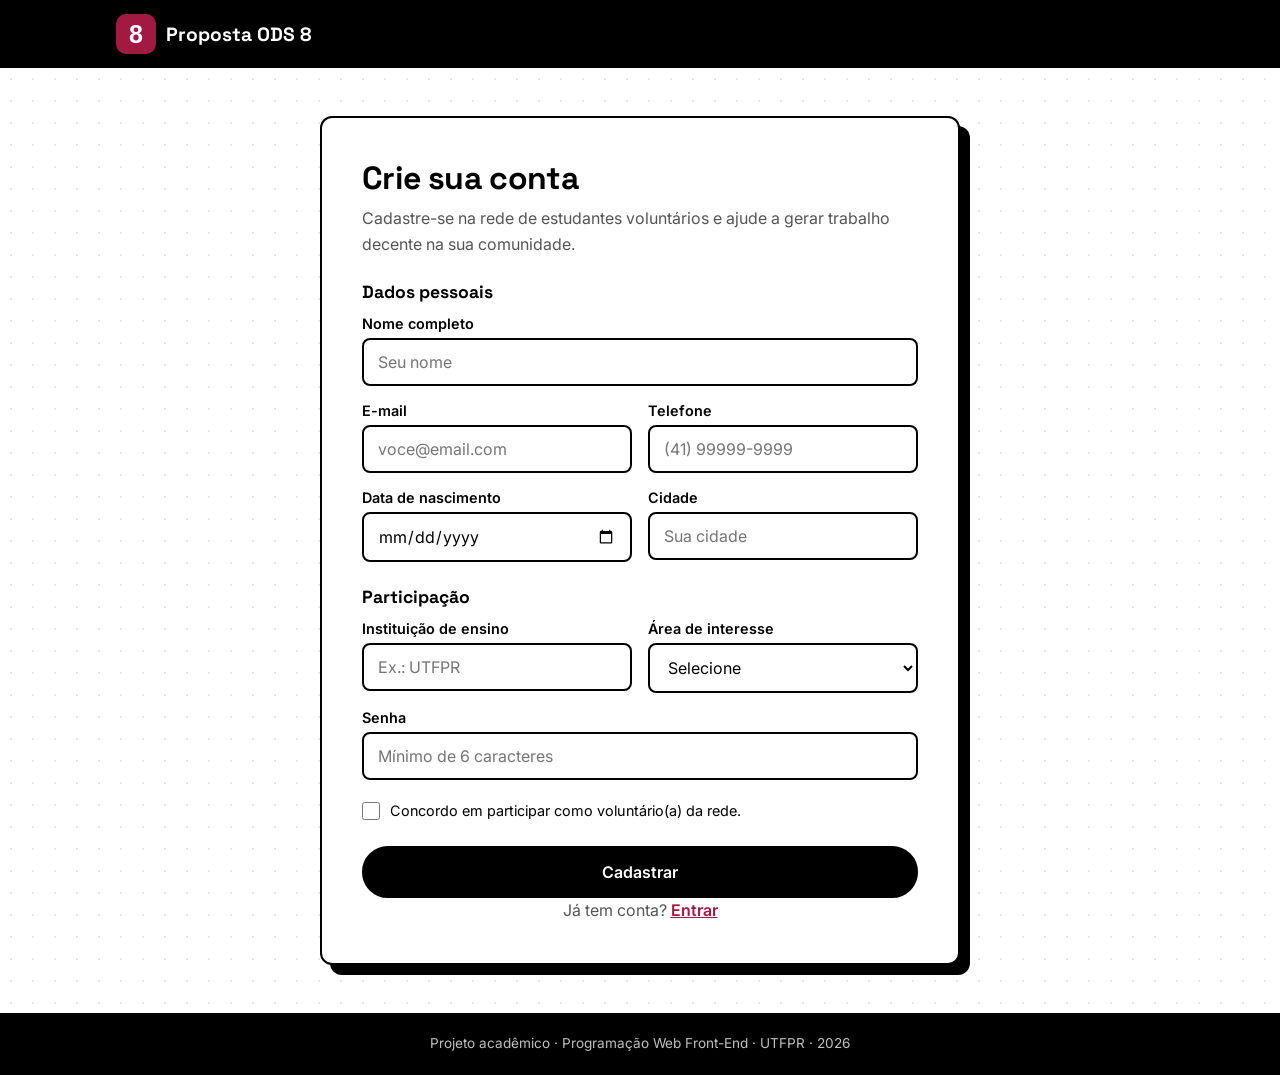
<file: index.html>
<!DOCTYPE html>
<html lang="pt-br">
<head>
    <meta charset="UTF-8">
    <meta name="viewport" content="width=device-width, initial-scale=1.0">
    <meta name="description" content="Cadastre-se na rede de estudantes voluntários da proposta para a ODS 8.">
    <title>Cadastro - propostaparaODS08</title>
    <link rel="preconnect" href="https://fonts.googleapis.com">
    <link rel="preconnect" href="https://fonts.gstatic.com" crossorigin>
    <link rel="stylesheet" href="https://fonts.googleapis.com/css2?family=Inter:wght@400;600&amp;family=Space+Grotesk:wght@500;700&amp;display=swap">
    <link rel="stylesheet" href="style.css">
</head>
<body>
    <header class="topo">
        <div class="container topo-conteudo">
            <a class="marca" href="index.html">
                <img src="img/logo.svg" alt="" width="40" height="40">
                <span>Proposta ODS 8</span>
            </a>
        </div>
    </header>

    <main class="acesso">
        <section class="cartao-form">
            <h1>Crie sua conta</h1>
            <p>Cadastre-se na rede de estudantes voluntários e ajude a gerar trabalho decente na sua comunidade.</p>

            <form action="login.html" method="get">
                <fieldset>
                    <legend>Dados pessoais</legend>
                    <div class="campos">
                        <div class="campo campo-inteiro">
                            <label for="nome">Nome completo</label>
                            <input type="text" id="nome" name="nome" placeholder="Seu nome" autocomplete="name" required>
                        </div>
                        <div class="campo">
                            <label for="email">E-mail</label>
                            <input type="email" id="email" name="email" placeholder="voce@email.com" autocomplete="email" required>
                        </div>
                        <div class="campo">
                            <label for="telefone">Telefone</label>
                            <input type="tel" id="telefone" name="telefone" placeholder="(41) 99999-9999" autocomplete="tel" required>
                        </div>
                        <div class="campo">
                            <label for="nascimento">Data de nascimento</label>
                            <input type="date" id="nascimento" name="nascimento" required>
                        </div>
                        <div class="campo">
                            <label for="cidade">Cidade</label>
                            <input type="text" id="cidade" name="cidade" placeholder="Sua cidade" autocomplete="address-level2" required>
                        </div>
                    </div>
                </fieldset>

                <fieldset>
                    <legend>Participação</legend>
                    <div class="campos">
                        <div class="campo">
                            <label for="instituicao">Instituição de ensino</label>
                            <input type="text" id="instituicao" name="instituicao" placeholder="Ex.: UTFPR" required>
                        </div>
                        <div class="campo">
                            <label for="interesse">Área de interesse</label>
                            <select id="interesse" name="interesse" required>
                                <option value="">Selecione</option>
                                <option value="curriculos">Oficinas de currículo</option>
                                <option value="direitos">Direitos trabalhistas</option>
                                <option value="mei">Formalização de MEIs</option>
                            </select>
                        </div>
                        <div class="campo campo-inteiro">
                            <label for="senha">Senha</label>
                            <input type="password" id="senha" placeholder="Mínimo de 6 caracteres" minlength="6" autocomplete="new-password" required>
                        </div>
                    </div>
                </fieldset>

                <label class="caixa-termos">
                    <input type="checkbox" name="termos" required>
                    <span>Concordo em participar como voluntário(a) da rede.</span>
                </label>

                <button class="botao botao-largo" type="submit">Cadastrar</button>
            </form>

            <p class="troca">Já tem conta? <a href="login.html">Entrar</a></p>
        </section>
    </main>

    <footer class="rodape rodape-simples">
        <p>Projeto acadêmico · Programação Web Front-End · UTFPR · 2026</p>
    </footer>
</body>
</html>
</file>
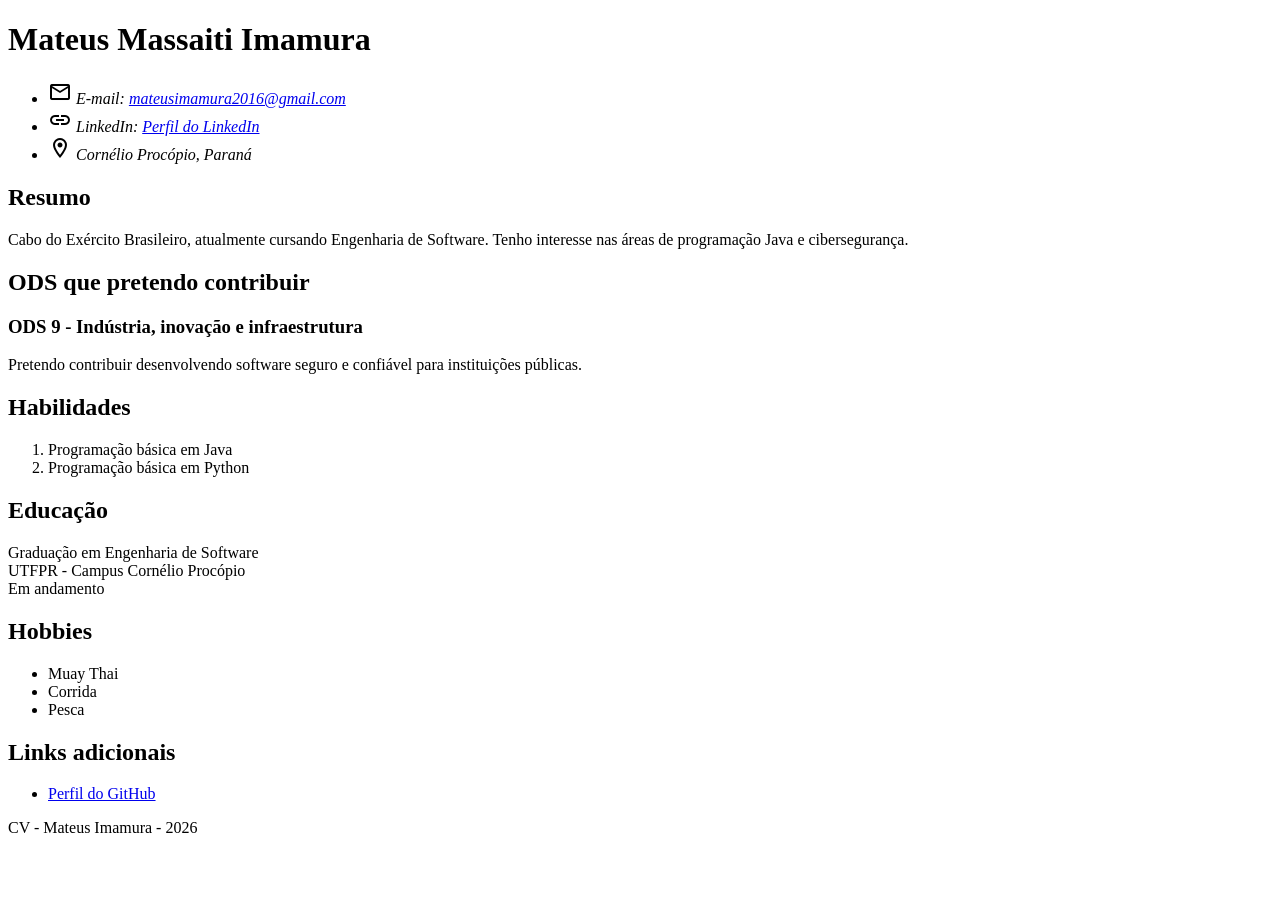
<file: curriculo.html>
<!DOCTYPE html>
<html lang="pt-BR">
<head>
    <meta charset="UTF-8">
    <meta name="viewport" content="width=device-width, initial-scale=1.0">
    <link rel="stylesheet" href="https://fonts.googleapis.com/icon?family=Material+Icons+Outlined">
    <title>Currículo - Mateus Massaiti Imamura</title>
</head>
<body>

    <header>
        <h1>Mateus Massaiti Imamura</h1>

        <address>
            <ul>
                <li><i class="material-icons-outlined">mail</i> E-mail: <a href="mailto:mateusimamura2016@gmail.com">mateusimamura2016@gmail.com</a></li>
                <li><i class="material-icons-outlined">link</i> LinkedIn: <a href="https://www.linkedin.com/in/mateus-imamura-312790189/" target="_blank">Perfil do LinkedIn</a></li>
                <li><i class="material-icons-outlined">location_on</i> Cornélio Procópio, Paraná</li>
            </ul>
        </address>
    </header>

    <main>

        <section>
            <h2>Resumo</h2>
            <p>
                Cabo do Exército Brasileiro, atualmente cursando Engenharia de Software.
                Tenho interesse nas áreas de programação Java e cibersegurança.
            </p>
        </section>

        <section>
            <h2>ODS que pretendo contribuir</h2>
            <h3>ODS 9 - Indústria, inovação e infraestrutura</h3>
            <p>
                Pretendo contribuir desenvolvendo software seguro e confiável para instituições públicas.
            </p>
        </section>

        <section>
            <h2>Habilidades</h2>
            <ol>
                <li>Programação básica em Java</li>
                <li>Programação básica em Python</li>
            </ol>
        </section>

        <section>
            <h2>Educação</h2>
            <p>
                Graduação em Engenharia de Software<br>
                UTFPR - Campus Cornélio Procópio<br>
                Em andamento
            </p>
        </section>

        <section>
            <h2>Hobbies</h2>
            <ul>
                <li>Muay Thai</li>
                <li>Corrida</li>
                <li>Pesca</li>
            </ul>
        </section>

        <section>
            <h2>Links adicionais</h2>
            <ul>
                <li><a href="https://github.com/MateusImamura" target="_blank">Perfil do GitHub</a></li>
            </ul>
        </section>

    </main>

    <footer>
        <p>CV - Mateus Imamura - 2026</p>
    </footer>

</body>
</html>
</file>
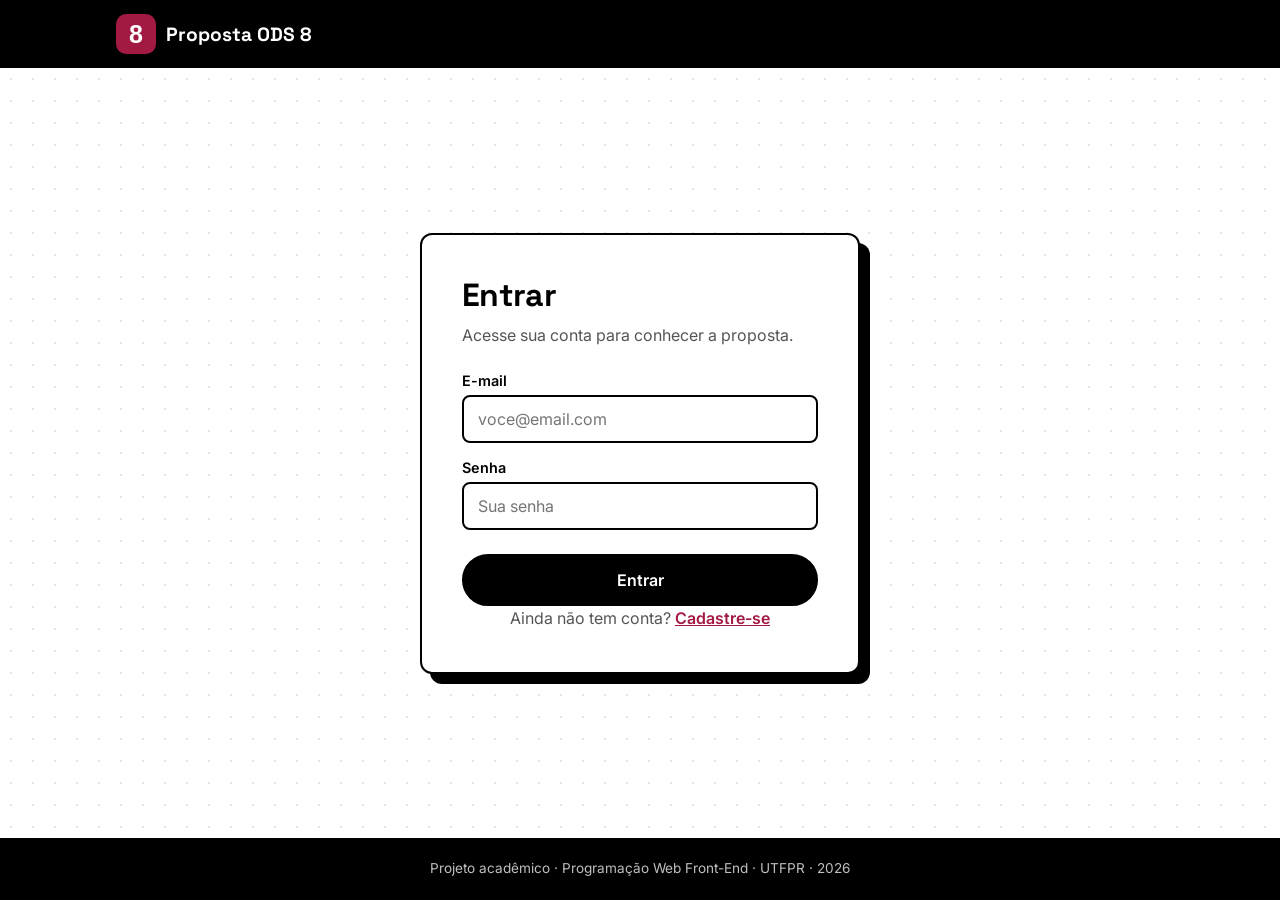
<file: login.html>
<!DOCTYPE html>
<html lang="pt-br">
<head>
    <meta charset="UTF-8">
    <meta name="viewport" content="width=device-width, initial-scale=1.0">
    <meta name="description" content="Entre na rede de estudantes voluntários da proposta para a ODS 8.">
    <title>Login - propostaparaODS08</title>
    <link rel="preconnect" href="https://fonts.googleapis.com">
    <link rel="preconnect" href="https://fonts.gstatic.com" crossorigin>
    <link rel="stylesheet" href="https://fonts.googleapis.com/css2?family=Inter:wght@400;600&amp;family=Space+Grotesk:wght@500;700&amp;display=swap">
    <link rel="stylesheet" href="style.css">
</head>
<body>
    <header class="topo">
        <div class="container topo-conteudo">
            <a class="marca" href="index.html">
                <img src="img/logo.svg" alt="" width="40" height="40">
                <span>Proposta ODS 8</span>
            </a>
        </div>
    </header>

    <main class="acesso">
        <section class="cartao-form estreito">
            <h1>Entrar</h1>
            <p>Acesse sua conta para conhecer a proposta.</p>

            <form action="principal.html" method="get">
                <div class="campos campos-coluna">
                    <div class="campo">
                        <label for="email">E-mail</label>
                        <input type="email" id="email" name="email" placeholder="voce@email.com" autocomplete="email" required>
                    </div>
                    <div class="campo">
                        <label for="senha">Senha</label>
                        <input type="password" id="senha" placeholder="Sua senha" autocomplete="current-password" required>
                    </div>
                </div>

                <button class="botao botao-largo" type="submit">Entrar</button>
            </form>

            <p class="troca">Ainda não tem conta? <a href="index.html">Cadastre-se</a></p>
        </section>
    </main>

    <footer class="rodape rodape-simples">
        <p>Projeto acadêmico · Programação Web Front-End · UTFPR · 2026</p>
    </footer>
</body>
</html>
</file>
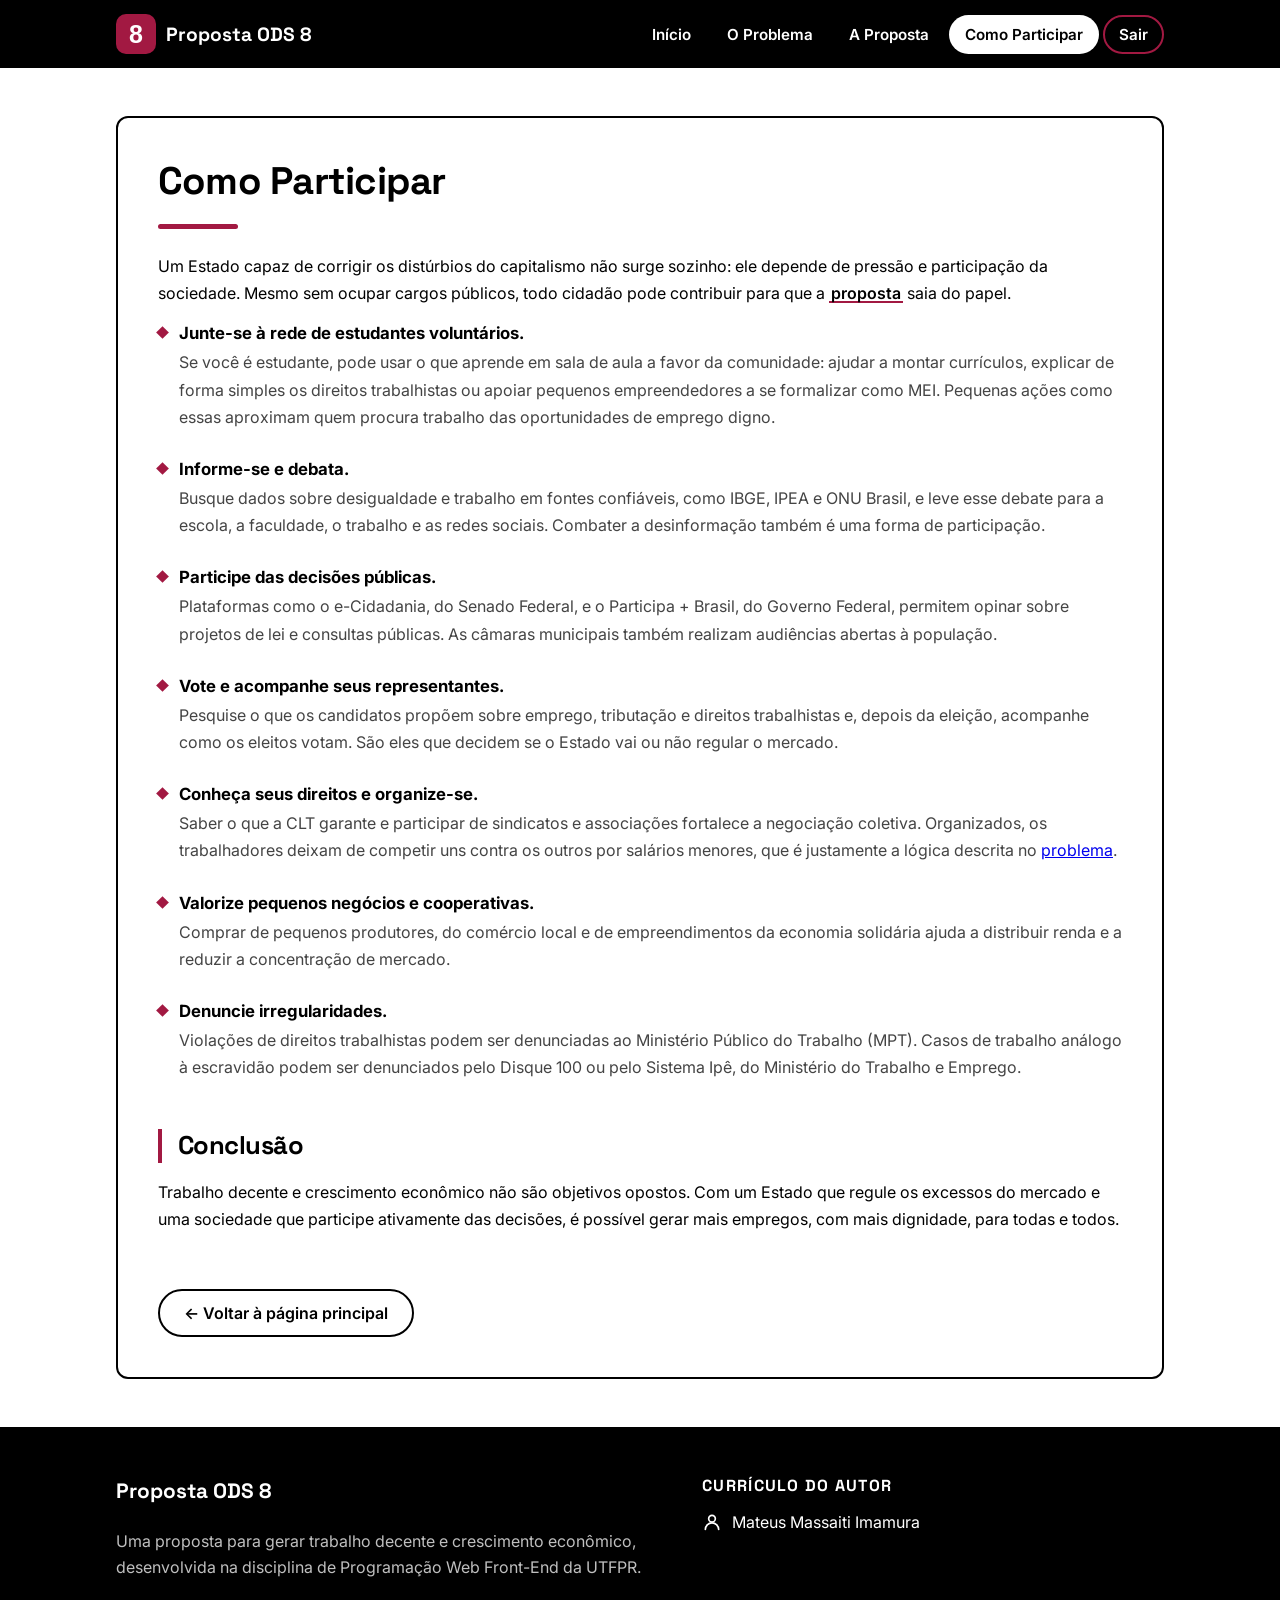
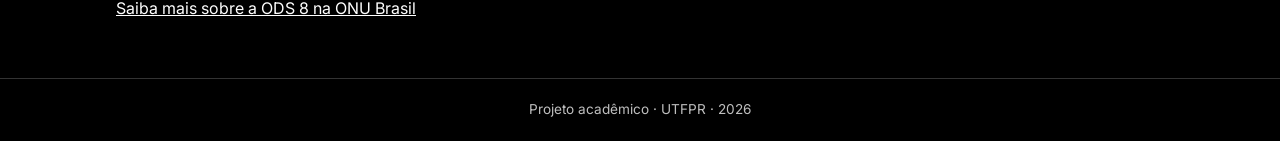
<file: participe.html>
<!DOCTYPE html>
<html lang="pt-br">
<head>
    <meta charset="UTF-8">
    <meta name="viewport" content="width=device-width, initial-scale=1.0">
    <meta name="description" content="Veja como você pode participar da proposta para a ODS 8.">
    <title>Como Participar - propostaparaODS08</title>
    <link rel="preconnect" href="https://fonts.googleapis.com">
    <link rel="preconnect" href="https://fonts.gstatic.com" crossorigin>
    <link rel="stylesheet" href="https://fonts.googleapis.com/css2?family=Inter:wght@400;600&amp;family=Space+Grotesk:wght@500;700&amp;display=swap">
    <link rel="stylesheet" href="style.css">
</head>
<body>
    <header class="topo">
        <div class="container topo-conteudo">
            <a class="marca" href="principal.html">
                <img src="img/logo.svg" alt="" width="40" height="40">
                <span>Proposta ODS 8</span>
            </a>
            <nav class="menu" aria-label="Menu principal">
                <ul>
                    <li><a href="principal.html">Início</a></li>
                    <li><a href="problema.html">O Problema</a></li>
                    <li><a href="proposta.html">A Proposta</a></li>
                    <li><a href="participe.html" aria-current="page">Como Participar</a></li>
                    <li><a class="menu-sair" href="login.html">Sair</a></li>
                </ul>
            </nav>
        </div>
    </header>

    <main class="container">
        <section class="secao">
            <h1>Como Participar</h1>
            <p>Um Estado capaz de corrigir os distúrbios do capitalismo não surge sozinho: ele depende de pressão e participação da sociedade. Mesmo sem ocupar cargos públicos, todo cidadão pode contribuir para que a <a href="proposta.html">proposta</a> saia do papel.</p>

            <dl>
                <dt>
                    Junte-se à rede de estudantes voluntários.
                </dt>
                <dd>
                    Se você é estudante, pode usar o que aprende em sala de aula a favor da comunidade: ajudar a montar currículos, explicar de forma simples os direitos trabalhistas ou apoiar pequenos empreendedores a se formalizar como MEI. Pequenas ações como essas aproximam quem procura trabalho das oportunidades de emprego digno.
                </dd>
                <dt>
                    Informe-se e debata.
                </dt>
                <dd>
                    Busque dados sobre desigualdade e trabalho em fontes confiáveis, como IBGE, IPEA e ONU Brasil, e leve esse debate para a escola, a faculdade, o trabalho e as redes sociais. Combater a desinformação também é uma forma de participação.
                </dd>
                <dt>
                    Participe das decisões públicas.
                </dt>
                <dd>
                    Plataformas como o e-Cidadania, do Senado Federal, e o Participa + Brasil, do Governo Federal, permitem opinar sobre projetos de lei e consultas públicas. As câmaras municipais também realizam audiências abertas à população.
                </dd>
                <dt>
                    Vote e acompanhe seus representantes.
                </dt>
                <dd>
                    Pesquise o que os candidatos propõem sobre emprego, tributação e direitos trabalhistas e, depois da eleição, acompanhe como os eleitos votam. São eles que decidem se o Estado vai ou não regular o mercado.
                </dd>
                <dt>
                    Conheça seus direitos e organize-se.
                </dt>
                <dd>
                    Saber o que a CLT garante e participar de sindicatos e associações fortalece a negociação coletiva. Organizados, os trabalhadores deixam de competir uns contra os outros por salários menores, que é justamente a lógica descrita no <a href="problema.html">problema</a>.
                </dd>
                <dt>
                    Valorize pequenos negócios e cooperativas.
                </dt>
                <dd>
                    Comprar de pequenos produtores, do comércio local e de empreendimentos da economia solidária ajuda a distribuir renda e a reduzir a concentração de mercado.
                </dd>
                <dt>
                    Denuncie irregularidades.
                </dt>
                <dd>
                    Violações de direitos trabalhistas podem ser denunciadas ao Ministério Público do Trabalho (MPT). Casos de trabalho análogo à escravidão podem ser denunciados pelo Disque 100 ou pelo Sistema Ipê, do Ministério do Trabalho e Emprego.
                </dd>
            </dl>

            <h2>Conclusão</h2>
            <p>Trabalho decente e crescimento econômico não são objetivos opostos. Com um Estado que regule os excessos do mercado e uma sociedade que participe ativamente das decisões, é possível gerar mais empregos, com mais dignidade, para todas e todos.</p>

            <a class="voltar" href="principal.html">← Voltar à página principal</a>
        </section>
    </main>

    <footer class="rodape">
        <div class="container rodape-grade">
            <div>
                <p class="rodape-marca">Proposta ODS 8</p>
                <p>Uma proposta para gerar trabalho decente e crescimento econômico, desenvolvida na disciplina de Programação Web Front-End da UTFPR.</p>
                <p><a href="https://brasil.un.org/pt-br/sdgs/8">Saiba mais sobre a ODS 8 na ONU Brasil</a></p>
            </div>
            <div>
                <h2 class="rodape-titulo">Currículo do autor</h2>
                <ul class="curriculos">
                    <li>
                        <a href="curriculo.html">
                            <svg class="icone" viewBox="0 0 24 24" width="20" height="20" fill="none" stroke="currentColor" stroke-width="2" stroke-linecap="round" stroke-linejoin="round" aria-hidden="true">
                                <circle cx="12" cy="8" r="4"/>
                                <path d="M4 21a8 8 0 0 1 16 0"/>
                            </svg>
                            Mateus Massaiti Imamura
                        </a>
                    </li>
                </ul>
            </div>
        </div>
        <p class="rodape-copia">Projeto acadêmico · UTFPR · 2026</p>
    </footer>
</body>
</html>
</file>
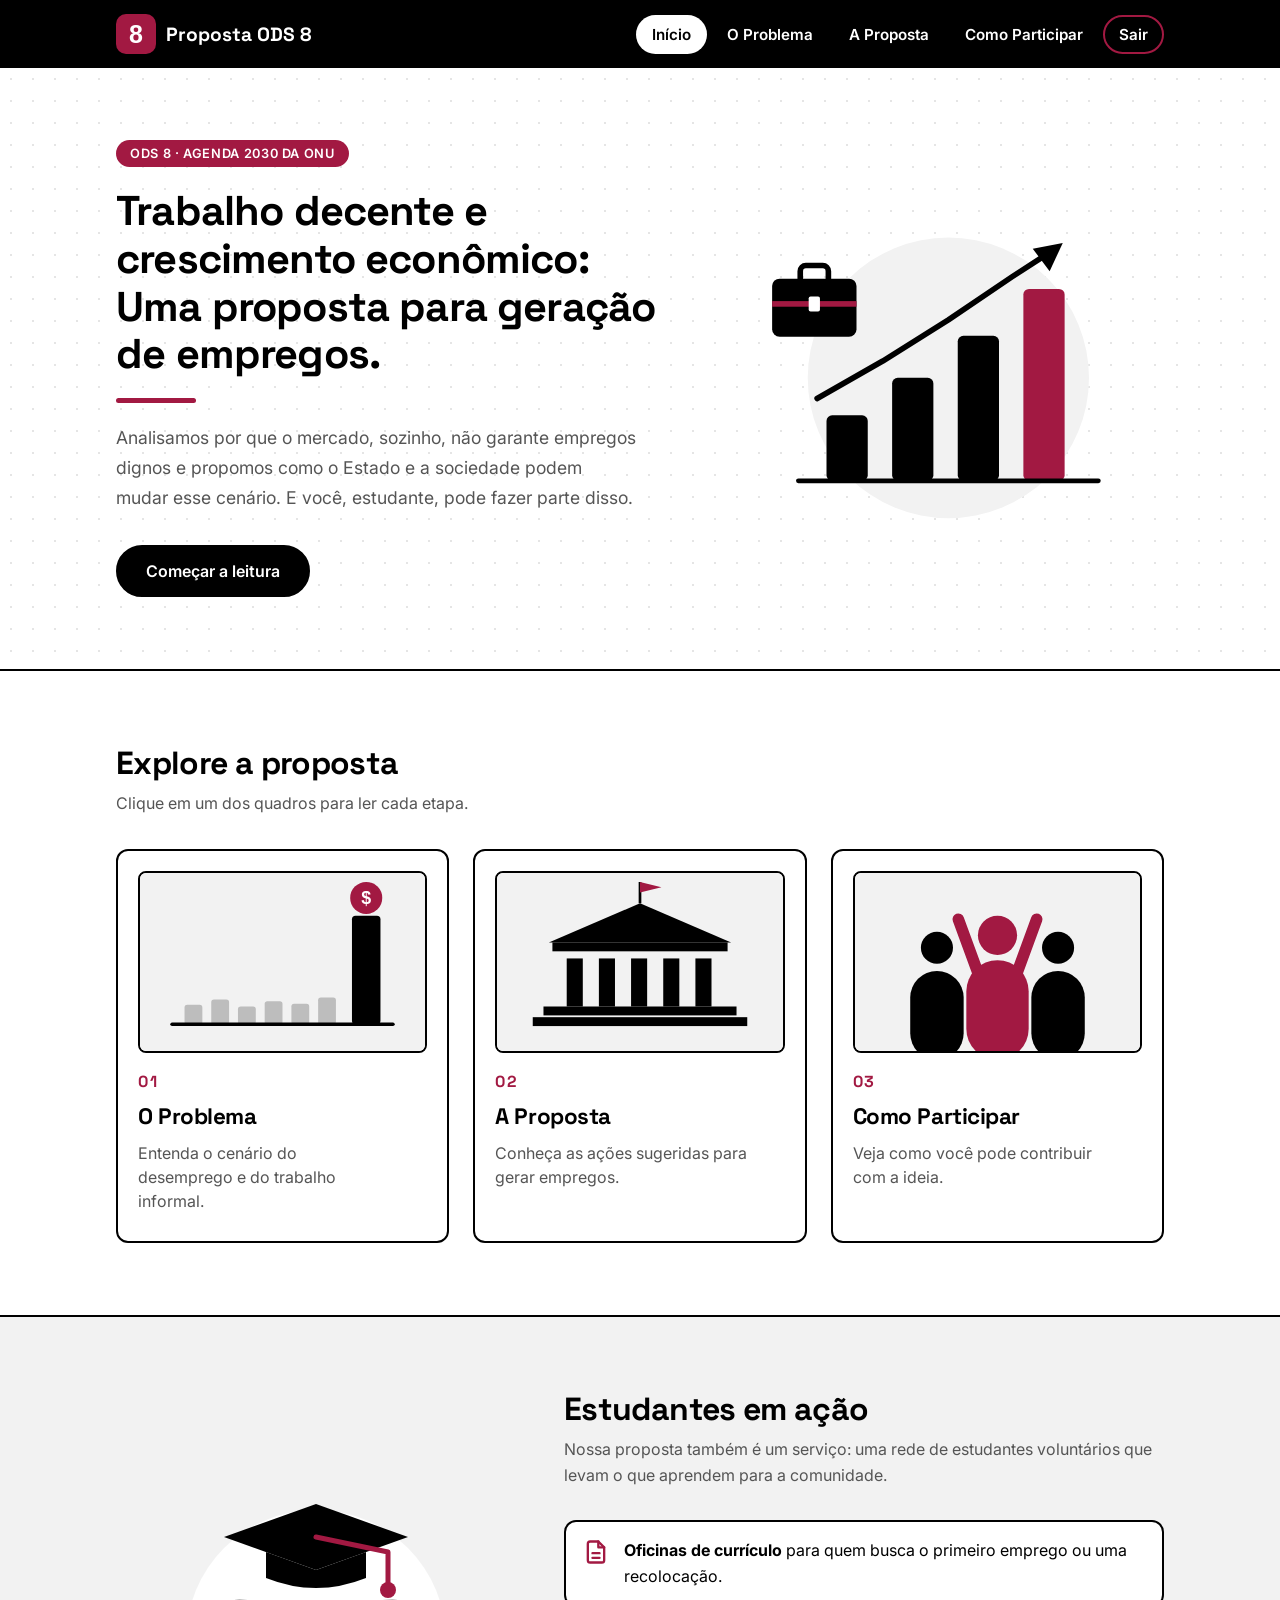
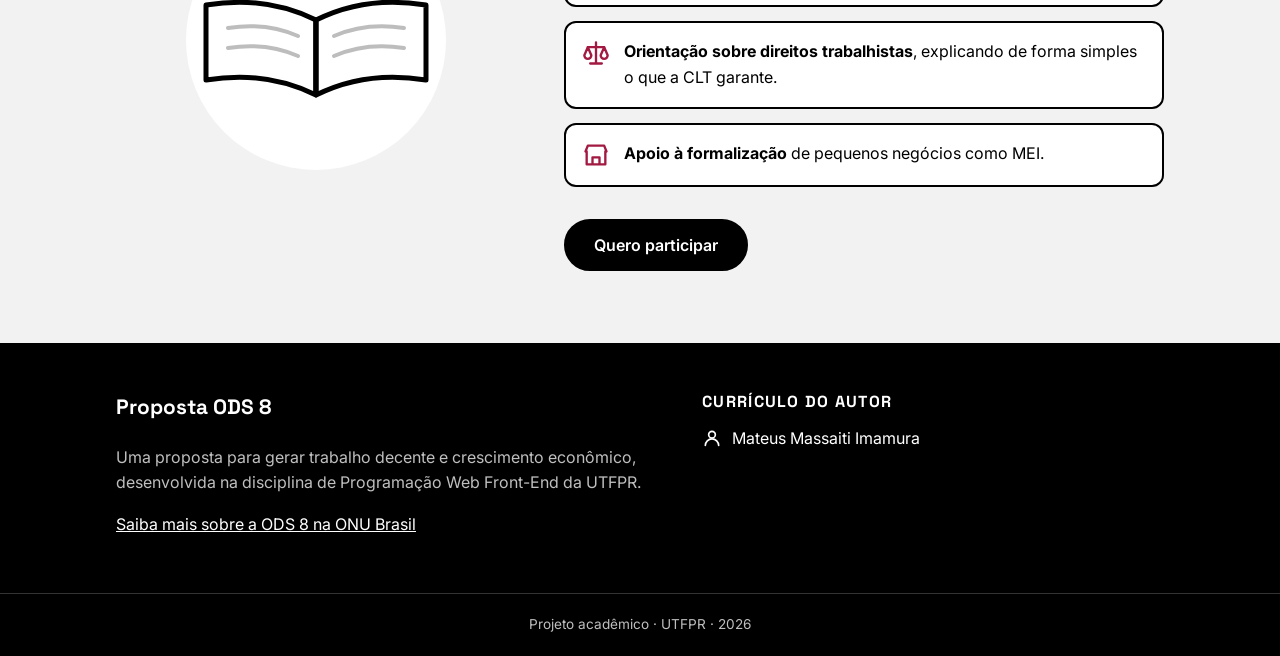
<file: principal.html>
<!DOCTYPE html>
<html lang="pt-br">
<head>
    <meta charset="UTF-8">
    <meta name="viewport" content="width=device-width, initial-scale=1.0">
    <meta name="description" content="Trabalho decente e crescimento econômico: uma proposta para geração de empregos alinhada à ODS 8.">
    <title>Página Principal - propostaparaODS08</title>
    <link rel="preconnect" href="https://fonts.googleapis.com">
    <link rel="preconnect" href="https://fonts.gstatic.com" crossorigin>
    <link rel="stylesheet" href="https://fonts.googleapis.com/css2?family=Inter:wght@400;600&amp;family=Space+Grotesk:wght@500;700&amp;display=swap">
    <link rel="stylesheet" href="style.css">
</head>
<body>
    <header class="topo">
        <div class="container topo-conteudo">
            <a class="marca" href="principal.html">
                <img src="img/logo.svg" alt="" width="40" height="40">
                <span>Proposta ODS 8</span>
            </a>
            <nav class="menu" aria-label="Menu principal">
                <ul>
                    <li><a href="principal.html" aria-current="page">Início</a></li>
                    <li><a href="problema.html">O Problema</a></li>
                    <li><a href="proposta.html">A Proposta</a></li>
                    <li><a href="participe.html">Como Participar</a></li>
                    <li><a class="menu-sair" href="login.html">Sair</a></li>
                </ul>
            </nav>
        </div>
    </header>

    <main>
        <section class="hero">
            <div class="container hero-conteudo">
                <div class="hero-texto">
                    <p class="etiqueta">ODS 8 · Agenda 2030 da ONU</p>
                    <h1>Trabalho decente e crescimento econômico: Uma proposta para geração de empregos.</h1>
                    <p>Analisamos por que o mercado, sozinho, não garante empregos dignos e propomos como o Estado e a sociedade podem mudar esse cenário. E você, estudante, pode fazer parte disso.</p>
                    <a class="botao" href="problema.html">Começar a leitura</a>
                </div>
                <img class="hero-imagem" src="img/hero.svg" alt="Ilustração de um gráfico de barras crescente ao lado de uma maleta de trabalho" width="480" height="360">
            </div>
        </section>

        <section class="explore">
            <div class="container">
                <h2 class="titulo-secao">Explore a proposta</h2>
                <p class="subtitulo-secao">Clique em um dos quadros para ler cada etapa.</p>

                <div class="quadros">
                    <a class="quadro" href="problema.html">
                        <img src="img/problema.svg" alt="Gráfico com uma barra muito mais alta que as outras, representando a concentração de renda" width="320" height="200">
                        <span class="quadro-numero">01</span>
                        <h3>O Problema</h3>
                        <p>Entenda o cenário do desemprego e do trabalho informal.</p>
                    </a>

                    <a class="quadro" href="proposta.html">
                        <img src="img/proposta.svg" alt="Prédio público com colunas, representando a atuação do Estado" width="320" height="200">
                        <span class="quadro-numero">02</span>
                        <h3>A Proposta</h3>
                        <p>Conheça as ações sugeridas para gerar empregos.</p>
                    </a>

                    <a class="quadro" href="participe.html">
                        <img src="img/participe.svg" alt="Três pessoas, uma delas com os braços erguidos, representando a participação social" width="320" height="200">
                        <span class="quadro-numero">03</span>
                        <h3>Como Participar</h3>
                        <p>Veja como você pode contribuir com a ideia.</p>
                    </a>
                </div>
            </div>
        </section>

        <section class="estudantes">
            <div class="container estudantes-grade">
                <img src="img/estudantes.svg" alt="Capelo de formatura sobre um livro aberto" width="400" height="300">
                <div>
                    <h2 class="titulo-secao">Estudantes em ação</h2>
                    <p class="subtitulo-secao">Nossa proposta também é um serviço: uma rede de estudantes voluntários que levam o que aprendem para a comunidade.</p>

                    <ul class="lista-icones">
                        <li>
                            <svg class="icone" viewBox="0 0 24 24" width="28" height="28" fill="none" stroke="currentColor" stroke-width="2" stroke-linecap="round" stroke-linejoin="round" aria-hidden="true">
                                <path d="M14 3H7a2 2 0 0 0-2 2v14a2 2 0 0 0 2 2h10a2 2 0 0 0 2-2V8z"/>
                                <path d="M14 3v5h5M9 13h6M9 17h6"/>
                            </svg>
                            <span><strong>Oficinas de currículo</strong> para quem busca o primeiro emprego ou uma recolocação.</span>
                        </li>
                        <li>
                            <svg class="icone" viewBox="0 0 24 24" width="28" height="28" fill="none" stroke="currentColor" stroke-width="2" stroke-linecap="round" stroke-linejoin="round" aria-hidden="true">
                                <path d="M12 3v18M7 21h10M5 7h14"/>
                                <path d="M5 7l-3 7a3 3 0 0 0 6 0zM19 7l-3 7a3 3 0 0 0 6 0z"/>
                            </svg>
                            <span><strong>Orientação sobre direitos trabalhistas</strong>, explicando de forma simples o que a CLT garante.</span>
                        </li>
                        <li>
                            <svg class="icone" viewBox="0 0 24 24" width="28" height="28" fill="none" stroke="currentColor" stroke-width="2" stroke-linecap="round" stroke-linejoin="round" aria-hidden="true">
                                <path d="M3 9l2-5h14l2 5"/>
                                <path d="M4 9v11h16V9M9 20v-6h6v6"/>
                            </svg>
                            <span><strong>Apoio à formalização</strong> de pequenos negócios como MEI.</span>
                        </li>
                    </ul>

                    <a class="botao" href="participe.html">Quero participar</a>
                </div>
            </div>
        </section>
    </main>

    <footer class="rodape">
        <div class="container rodape-grade">
            <div>
                <p class="rodape-marca">Proposta ODS 8</p>
                <p>Uma proposta para gerar trabalho decente e crescimento econômico, desenvolvida na disciplina de Programação Web Front-End da UTFPR.</p>
                <p><a href="https://brasil.un.org/pt-br/sdgs/8">Saiba mais sobre a ODS 8 na ONU Brasil</a></p>
            </div>
            <div>
                <h2 class="rodape-titulo">Currículo do autor</h2>
                <ul class="curriculos">
                    <li>
                        <a href="curriculo.html">
                            <svg class="icone" viewBox="0 0 24 24" width="20" height="20" fill="none" stroke="currentColor" stroke-width="2" stroke-linecap="round" stroke-linejoin="round" aria-hidden="true">
                                <circle cx="12" cy="8" r="4"/>
                                <path d="M4 21a8 8 0 0 1 16 0"/>
                            </svg>
                            Mateus Massaiti Imamura
                        </a>
                    </li>
                </ul>
            </div>
        </div>
        <p class="rodape-copia">Projeto acadêmico · UTFPR · 2026</p>
    </footer>
</body>
</html>
</file>
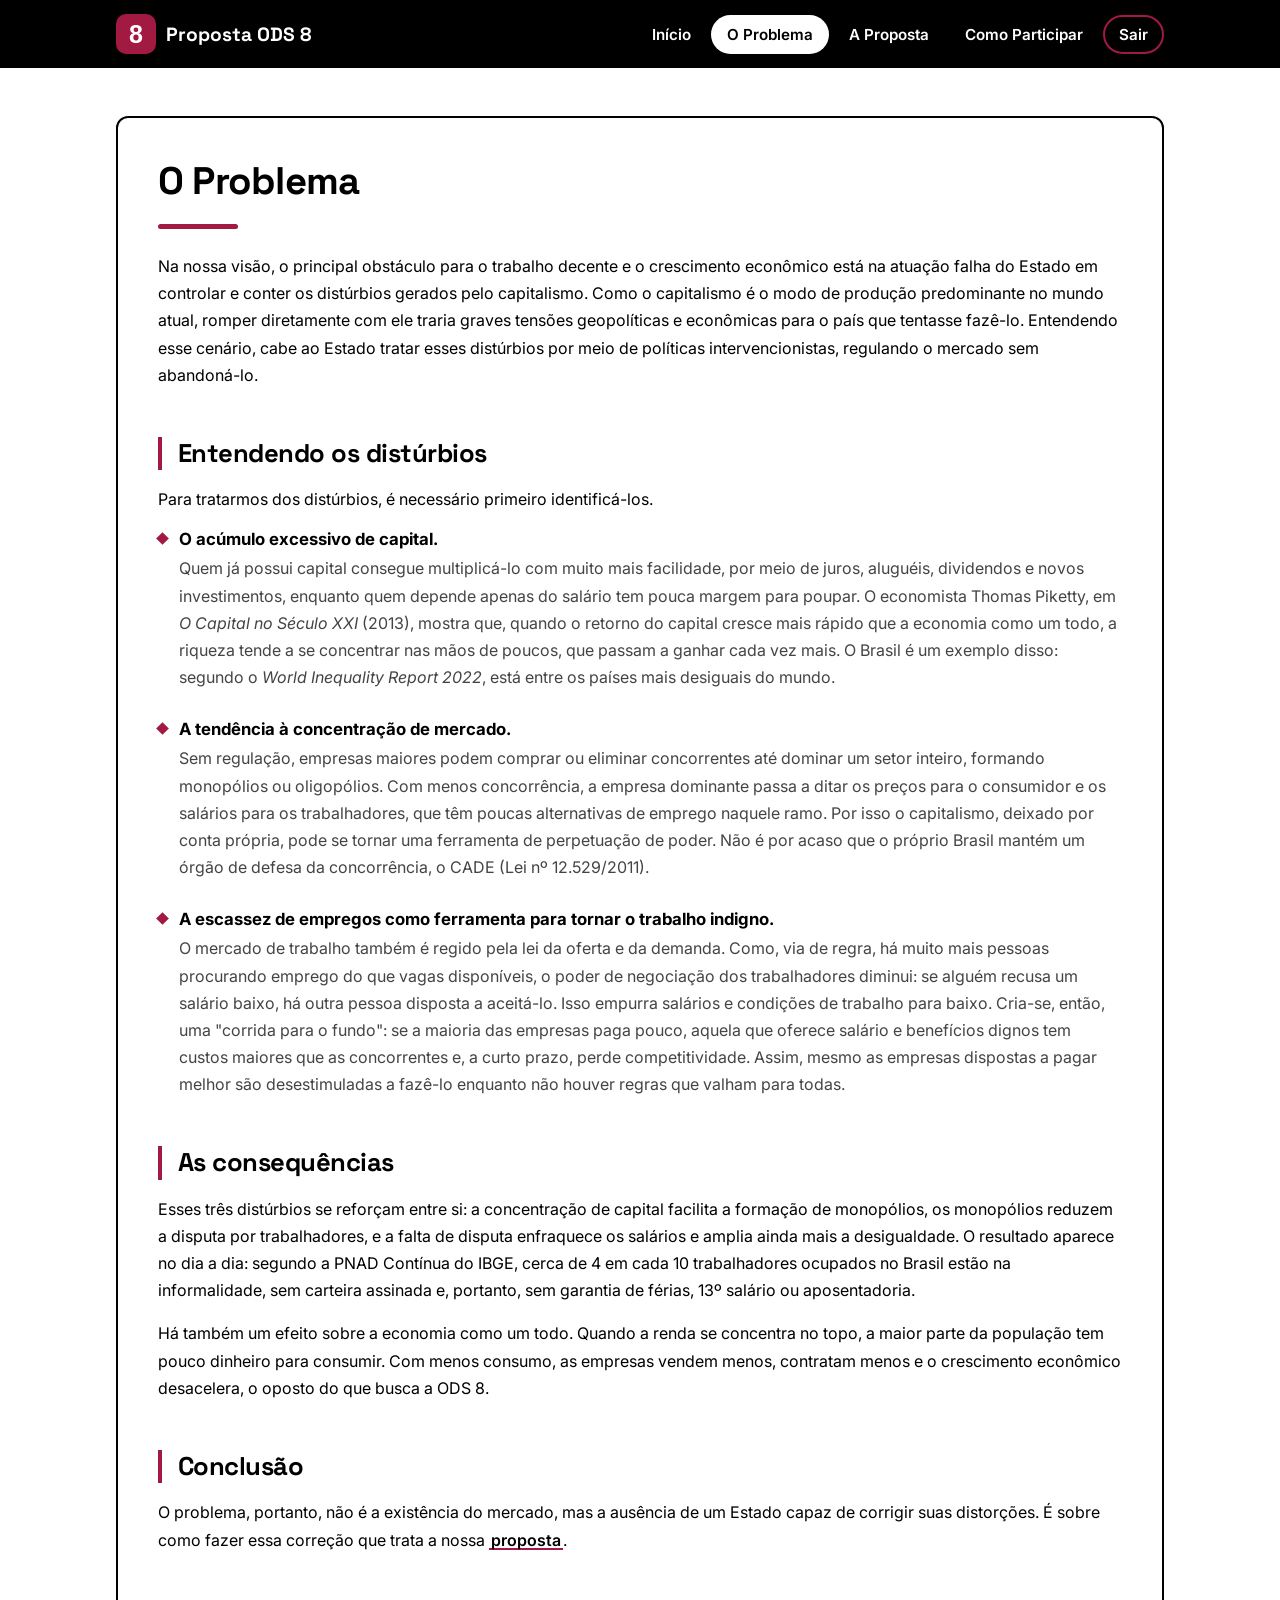
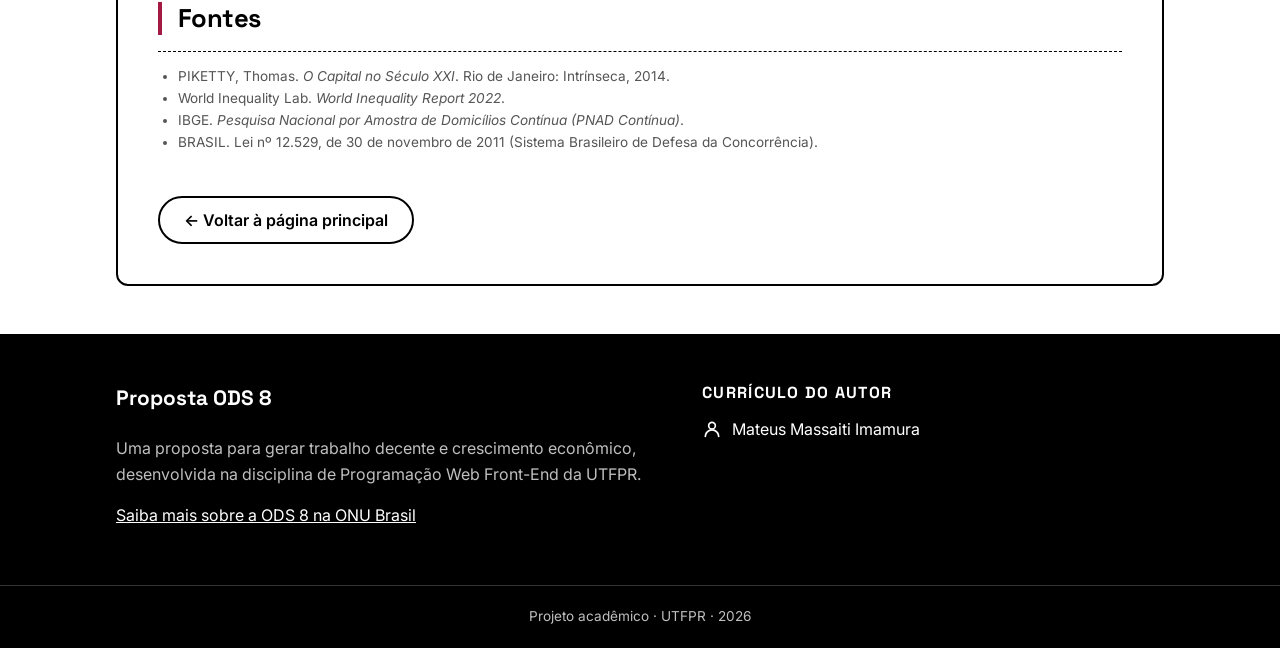
<file: problema.html>
<!DOCTYPE html>
<html lang="pt-br">
<head>
    <meta charset="UTF-8">
    <meta name="viewport" content="width=device-width, initial-scale=1.0">
    <meta name="description" content="Entenda os distúrbios do capitalismo que dificultam o trabalho decente e o crescimento econômico.">
    <title>O Problema - propostaparaODS08</title>
    <link rel="preconnect" href="https://fonts.googleapis.com">
    <link rel="preconnect" href="https://fonts.gstatic.com" crossorigin>
    <link rel="stylesheet" href="https://fonts.googleapis.com/css2?family=Inter:wght@400;600&amp;family=Space+Grotesk:wght@500;700&amp;display=swap">
    <link rel="stylesheet" href="style.css">
</head>
<body>
    <header class="topo">
        <div class="container topo-conteudo">
            <a class="marca" href="principal.html">
                <img src="img/logo.svg" alt="" width="40" height="40">
                <span>Proposta ODS 8</span>
            </a>
            <nav class="menu" aria-label="Menu principal">
                <ul>
                    <li><a href="principal.html">Início</a></li>
                    <li><a href="problema.html" aria-current="page">O Problema</a></li>
                    <li><a href="proposta.html">A Proposta</a></li>
                    <li><a href="participe.html">Como Participar</a></li>
                    <li><a class="menu-sair" href="login.html">Sair</a></li>
                </ul>
            </nav>
        </div>
    </header>

    <main class="container">
        <section class="secao">
            <h1>O Problema</h1>
            <p>Na nossa visão, o principal obstáculo para o trabalho decente e o crescimento econômico está na atuação falha do Estado em controlar e conter os distúrbios gerados pelo capitalismo. Como o capitalismo é o modo de produção predominante no mundo atual, romper diretamente com ele traria graves tensões geopolíticas e econômicas para o país que tentasse fazê-lo. Entendendo esse cenário, cabe ao Estado tratar esses distúrbios por meio de políticas intervencionistas, regulando o mercado sem abandoná-lo.</p>

            <h2>Entendendo os distúrbios</h2>
            <p>Para tratarmos dos distúrbios, é necessário primeiro identificá-los.</p>
            <dl>
                <dt>
                    O acúmulo excessivo de capital.
                </dt>
                <dd>
                    Quem já possui capital consegue multiplicá-lo com muito mais facilidade, por meio de juros, aluguéis, dividendos e novos investimentos, enquanto quem depende apenas do salário tem pouca margem para poupar. O economista Thomas Piketty, em <cite>O Capital no Século XXI</cite> (2013), mostra que, quando o retorno do capital cresce mais rápido que a economia como um todo, a riqueza tende a se concentrar nas mãos de poucos, que passam a ganhar cada vez mais. O Brasil é um exemplo disso: segundo o <cite>World Inequality Report 2022</cite>, está entre os países mais desiguais do mundo.
                </dd>
                <dt>
                    A tendência à concentração de mercado.
                </dt>
                <dd>
                    Sem regulação, empresas maiores podem comprar ou eliminar concorrentes até dominar um setor inteiro, formando monopólios ou oligopólios. Com menos concorrência, a empresa dominante passa a ditar os preços para o consumidor e os salários para os trabalhadores, que têm poucas alternativas de emprego naquele ramo. Por isso o capitalismo, deixado por conta própria, pode se tornar uma ferramenta de perpetuação de poder. Não é por acaso que o próprio Brasil mantém um órgão de defesa da concorrência, o CADE (Lei nº 12.529/2011).
                </dd>
                <dt>
                    A escassez de empregos como ferramenta para tornar o trabalho indigno.
                </dt>
                <dd>
                    O mercado de trabalho também é regido pela lei da oferta e da demanda. Como, via de regra, há muito mais pessoas procurando emprego do que vagas disponíveis, o poder de negociação dos trabalhadores diminui: se alguém recusa um salário baixo, há outra pessoa disposta a aceitá-lo. Isso empurra salários e condições de trabalho para baixo. Cria-se, então, uma "corrida para o fundo": se a maioria das empresas paga pouco, aquela que oferece salário e benefícios dignos tem custos maiores que as concorrentes e, a curto prazo, perde competitividade. Assim, mesmo as empresas dispostas a pagar melhor são desestimuladas a fazê-lo enquanto não houver regras que valham para todas.
                </dd>
            </dl>

            <h2>As consequências</h2>
            <p>Esses três distúrbios se reforçam entre si: a concentração de capital facilita a formação de monopólios, os monopólios reduzem a disputa por trabalhadores, e a falta de disputa enfraquece os salários e amplia ainda mais a desigualdade. O resultado aparece no dia a dia: segundo a PNAD Contínua do IBGE, cerca de 4 em cada 10 trabalhadores ocupados no Brasil estão na informalidade, sem carteira assinada e, portanto, sem garantia de férias, 13º salário ou aposentadoria.</p>
            <p>Há também um efeito sobre a economia como um todo. Quando a renda se concentra no topo, a maior parte da população tem pouco dinheiro para consumir. Com menos consumo, as empresas vendem menos, contratam menos e o crescimento econômico desacelera, o oposto do que busca a ODS 8.</p>

            <h2>Conclusão</h2>
            <p>O problema, portanto, não é a existência do mercado, mas a ausência de um Estado capaz de corrigir suas distorções. É sobre como fazer essa correção que trata a nossa <a href="proposta.html">proposta</a>.</p>

            <h2>Fontes</h2>
            <ul class="fontes">
                <li>PIKETTY, Thomas. <cite>O Capital no Século XXI</cite>. Rio de Janeiro: Intrínseca, 2014.</li>
                <li>World Inequality Lab. <cite>World Inequality Report 2022</cite>.</li>
                <li>IBGE. <cite>Pesquisa Nacional por Amostra de Domicílios Contínua (PNAD Contínua)</cite>.</li>
                <li>BRASIL. Lei nº 12.529, de 30 de novembro de 2011 (Sistema Brasileiro de Defesa da Concorrência).</li>
            </ul>

            <a class="voltar" href="principal.html">← Voltar à página principal</a>
        </section>
    </main>

    <footer class="rodape">
        <div class="container rodape-grade">
            <div>
                <p class="rodape-marca">Proposta ODS 8</p>
                <p>Uma proposta para gerar trabalho decente e crescimento econômico, desenvolvida na disciplina de Programação Web Front-End da UTFPR.</p>
                <p><a href="https://brasil.un.org/pt-br/sdgs/8">Saiba mais sobre a ODS 8 na ONU Brasil</a></p>
            </div>
            <div>
                <h2 class="rodape-titulo">Currículo do autor</h2>
                <ul class="curriculos">
                    <li>
                        <a href="curriculo.html">
                            <svg class="icone" viewBox="0 0 24 24" width="20" height="20" fill="none" stroke="currentColor" stroke-width="2" stroke-linecap="round" stroke-linejoin="round" aria-hidden="true">
                                <circle cx="12" cy="8" r="4"/>
                                <path d="M4 21a8 8 0 0 1 16 0"/>
                            </svg>
                            Mateus Massaiti Imamura
                        </a>
                    </li>
                </ul>
            </div>
        </div>
        <p class="rodape-copia">Projeto acadêmico · UTFPR · 2026</p>
    </footer>
</body>
</html>
</file>
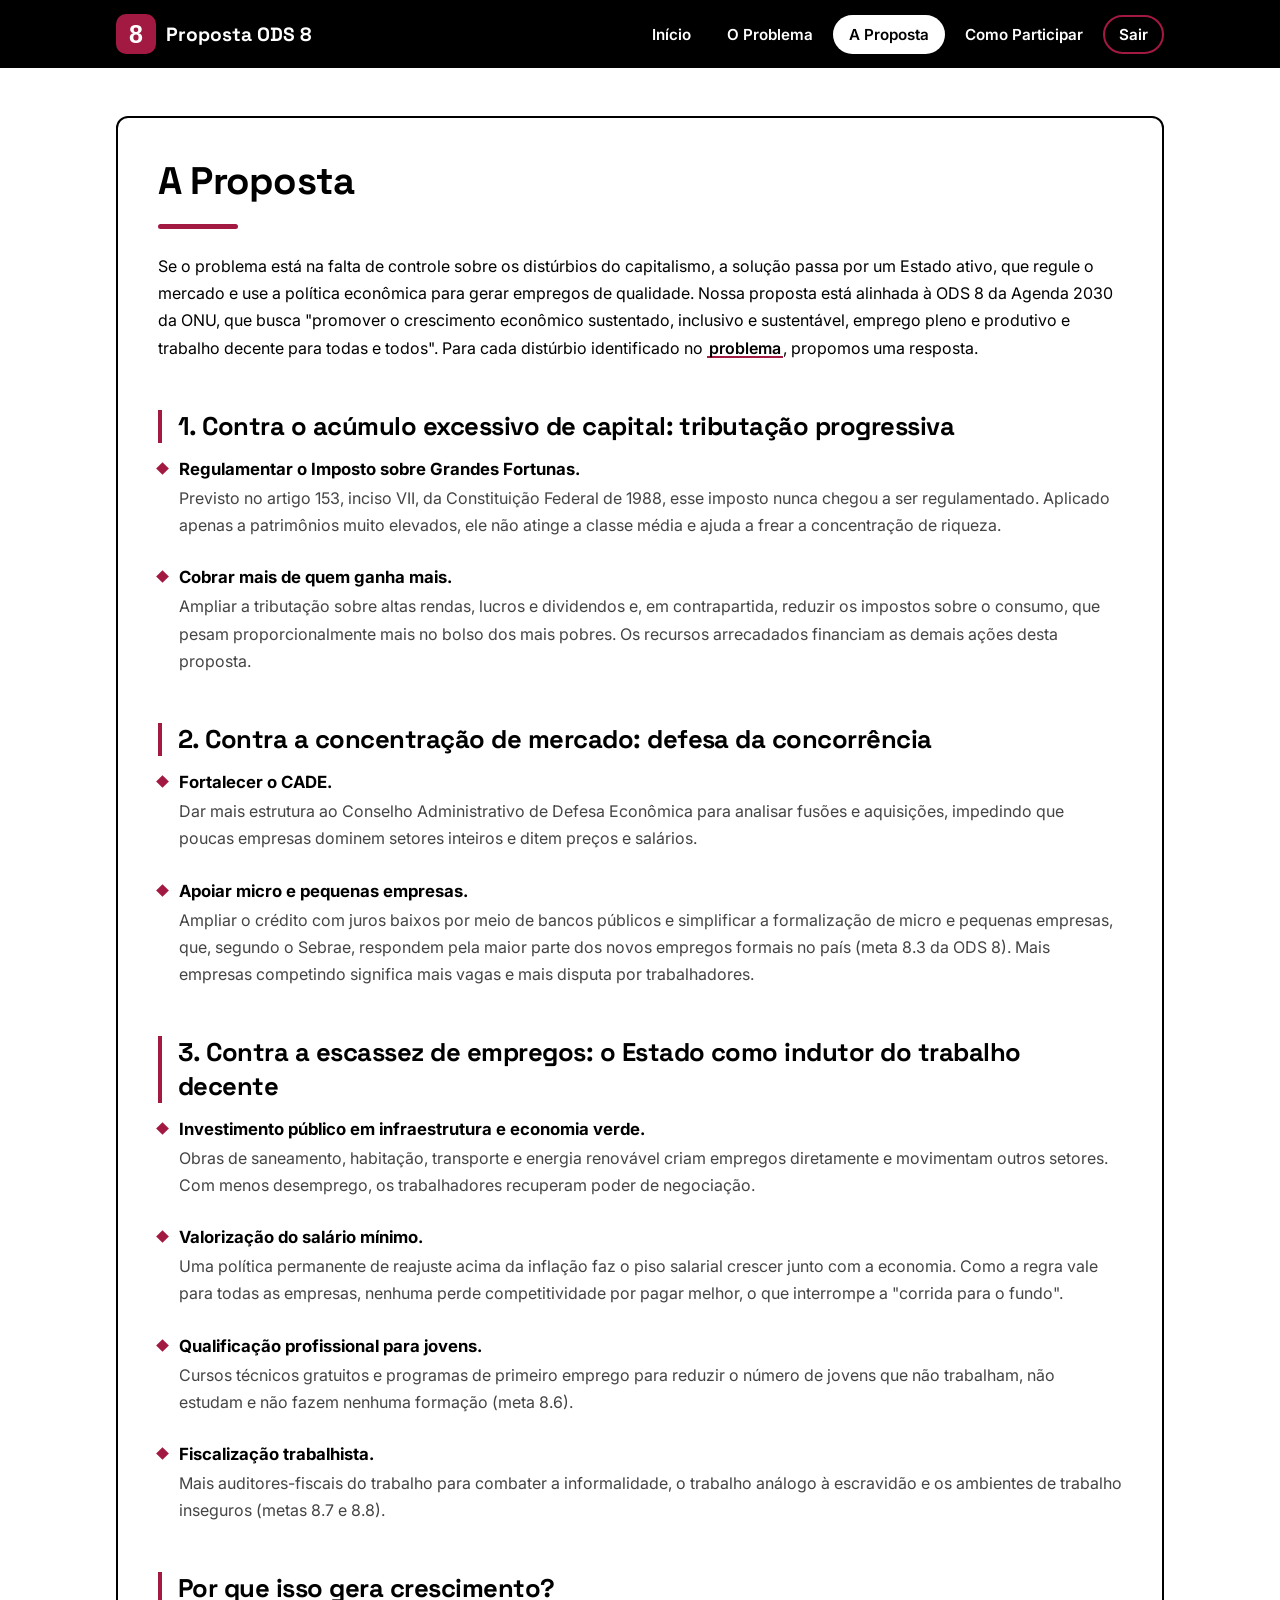
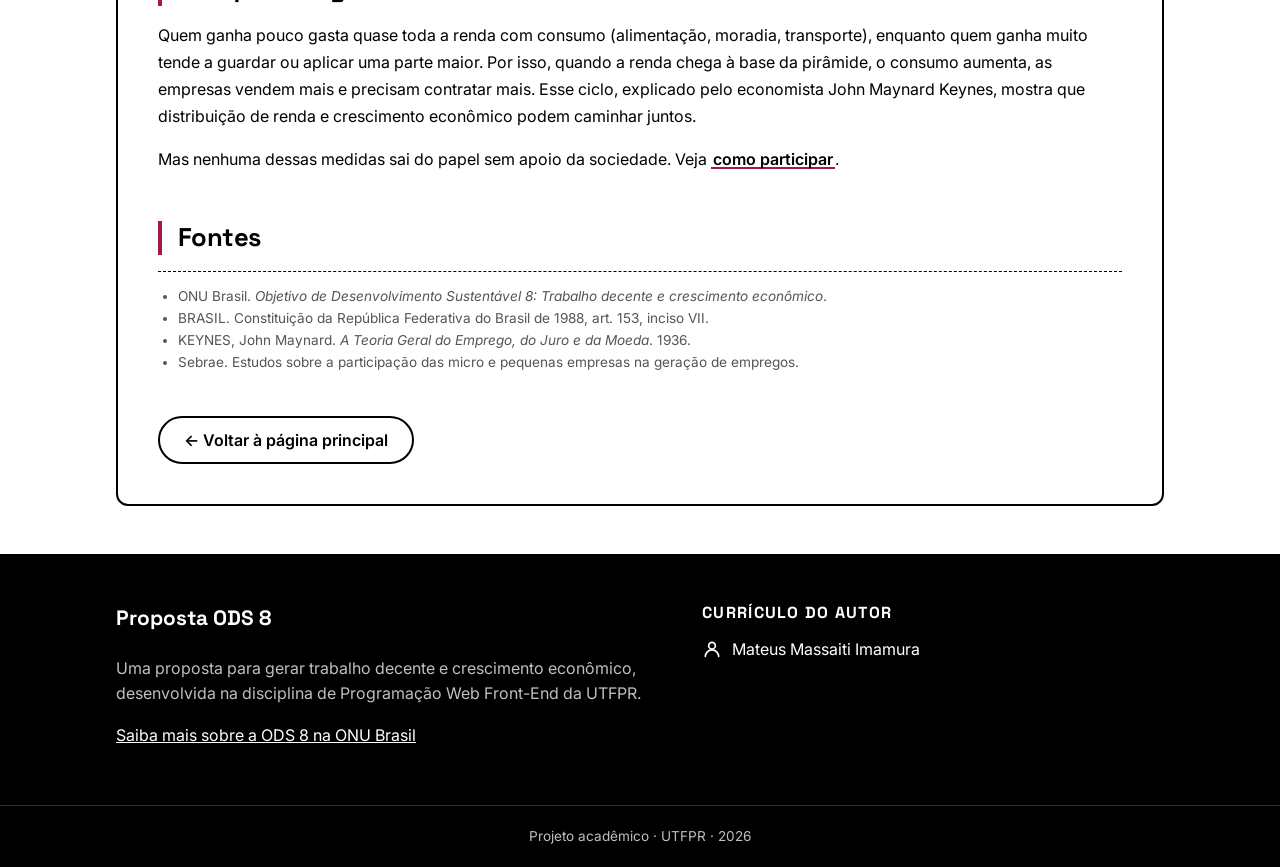
<file: proposta.html>
<!DOCTYPE html>
<html lang="pt-br">
<head>
    <meta charset="UTF-8">
    <meta name="viewport" content="width=device-width, initial-scale=1.0">
    <meta name="description" content="Conheça as ações propostas para gerar trabalho decente e crescimento econômico.">
    <title>A Proposta - propostaparaODS08</title>
    <link rel="preconnect" href="https://fonts.googleapis.com">
    <link rel="preconnect" href="https://fonts.gstatic.com" crossorigin>
    <link rel="stylesheet" href="https://fonts.googleapis.com/css2?family=Inter:wght@400;600&amp;family=Space+Grotesk:wght@500;700&amp;display=swap">
    <link rel="stylesheet" href="style.css">
</head>
<body>
    <header class="topo">
        <div class="container topo-conteudo">
            <a class="marca" href="principal.html">
                <img src="img/logo.svg" alt="" width="40" height="40">
                <span>Proposta ODS 8</span>
            </a>
            <nav class="menu" aria-label="Menu principal">
                <ul>
                    <li><a href="principal.html">Início</a></li>
                    <li><a href="problema.html">O Problema</a></li>
                    <li><a href="proposta.html" aria-current="page">A Proposta</a></li>
                    <li><a href="participe.html">Como Participar</a></li>
                    <li><a class="menu-sair" href="login.html">Sair</a></li>
                </ul>
            </nav>
        </div>
    </header>

    <main class="container">
        <section class="secao">
            <h1>A Proposta</h1>
            <p>Se o problema está na falta de controle sobre os distúrbios do capitalismo, a solução passa por um Estado ativo, que regule o mercado e use a política econômica para gerar empregos de qualidade. Nossa proposta está alinhada à ODS 8 da Agenda 2030 da ONU, que busca "promover o crescimento econômico sustentado, inclusivo e sustentável, emprego pleno e produtivo e trabalho decente para todas e todos". Para cada distúrbio identificado no <a href="problema.html">problema</a>, propomos uma resposta.</p>

            <h2>1. Contra o acúmulo excessivo de capital: tributação progressiva</h2>
            <dl>
                <dt>
                    Regulamentar o Imposto sobre Grandes Fortunas.
                </dt>
                <dd>
                    Previsto no artigo 153, inciso VII, da Constituição Federal de 1988, esse imposto nunca chegou a ser regulamentado. Aplicado apenas a patrimônios muito elevados, ele não atinge a classe média e ajuda a frear a concentração de riqueza.
                </dd>
                <dt>
                    Cobrar mais de quem ganha mais.
                </dt>
                <dd>
                    Ampliar a tributação sobre altas rendas, lucros e dividendos e, em contrapartida, reduzir os impostos sobre o consumo, que pesam proporcionalmente mais no bolso dos mais pobres. Os recursos arrecadados financiam as demais ações desta proposta.
                </dd>
            </dl>

            <h2>2. Contra a concentração de mercado: defesa da concorrência</h2>
            <dl>
                <dt>
                    Fortalecer o CADE.
                </dt>
                <dd>
                    Dar mais estrutura ao Conselho Administrativo de Defesa Econômica para analisar fusões e aquisições, impedindo que poucas empresas dominem setores inteiros e ditem preços e salários.
                </dd>
                <dt>
                    Apoiar micro e pequenas empresas.
                </dt>
                <dd>
                    Ampliar o crédito com juros baixos por meio de bancos públicos e simplificar a formalização de micro e pequenas empresas, que, segundo o Sebrae, respondem pela maior parte dos novos empregos formais no país (meta 8.3 da ODS 8). Mais empresas competindo significa mais vagas e mais disputa por trabalhadores.
                </dd>
            </dl>

            <h2>3. Contra a escassez de empregos: o Estado como indutor do trabalho decente</h2>
            <dl>
                <dt>
                    Investimento público em infraestrutura e economia verde.
                </dt>
                <dd>
                    Obras de saneamento, habitação, transporte e energia renovável criam empregos diretamente e movimentam outros setores. Com menos desemprego, os trabalhadores recuperam poder de negociação.
                </dd>
                <dt>
                    Valorização do salário mínimo.
                </dt>
                <dd>
                    Uma política permanente de reajuste acima da inflação faz o piso salarial crescer junto com a economia. Como a regra vale para todas as empresas, nenhuma perde competitividade por pagar melhor, o que interrompe a "corrida para o fundo".
                </dd>
                <dt>
                    Qualificação profissional para jovens.
                </dt>
                <dd>
                    Cursos técnicos gratuitos e programas de primeiro emprego para reduzir o número de jovens que não trabalham, não estudam e não fazem nenhuma formação (meta 8.6).
                </dd>
                <dt>
                    Fiscalização trabalhista.
                </dt>
                <dd>
                    Mais auditores-fiscais do trabalho para combater a informalidade, o trabalho análogo à escravidão e os ambientes de trabalho inseguros (metas 8.7 e 8.8).
                </dd>
            </dl>

            <h2>Por que isso gera crescimento?</h2>
            <p>Quem ganha pouco gasta quase toda a renda com consumo (alimentação, moradia, transporte), enquanto quem ganha muito tende a guardar ou aplicar uma parte maior. Por isso, quando a renda chega à base da pirâmide, o consumo aumenta, as empresas vendem mais e precisam contratar mais. Esse ciclo, explicado pelo economista John Maynard Keynes, mostra que distribuição de renda e crescimento econômico podem caminhar juntos.</p>
            <p>Mas nenhuma dessas medidas sai do papel sem apoio da sociedade. Veja <a href="participe.html">como participar</a>.</p>

            <h2>Fontes</h2>
            <ul class="fontes">
                <li>ONU Brasil. <cite>Objetivo de Desenvolvimento Sustentável 8: Trabalho decente e crescimento econômico</cite>.</li>
                <li>BRASIL. Constituição da República Federativa do Brasil de 1988, art. 153, inciso VII.</li>
                <li>KEYNES, John Maynard. <cite>A Teoria Geral do Emprego, do Juro e da Moeda</cite>. 1936.</li>
                <li>Sebrae. Estudos sobre a participação das micro e pequenas empresas na geração de empregos.</li>
            </ul>

            <a class="voltar" href="principal.html">← Voltar à página principal</a>
        </section>
    </main>

    <footer class="rodape">
        <div class="container rodape-grade">
            <div>
                <p class="rodape-marca">Proposta ODS 8</p>
                <p>Uma proposta para gerar trabalho decente e crescimento econômico, desenvolvida na disciplina de Programação Web Front-End da UTFPR.</p>
                <p><a href="https://brasil.un.org/pt-br/sdgs/8">Saiba mais sobre a ODS 8 na ONU Brasil</a></p>
            </div>
            <div>
                <h2 class="rodape-titulo">Currículo do autor</h2>
                <ul class="curriculos">
                    <li>
                        <a href="curriculo.html">
                            <svg class="icone" viewBox="0 0 24 24" width="20" height="20" fill="none" stroke="currentColor" stroke-width="2" stroke-linecap="round" stroke-linejoin="round" aria-hidden="true">
                                <circle cx="12" cy="8" r="4"/>
                                <path d="M4 21a8 8 0 0 1 16 0"/>
                            </svg>
                            Mateus Massaiti Imamura
                        </a>
                    </li>
                </ul>
            </div>
        </div>
        <p class="rodape-copia">Projeto acadêmico · UTFPR · 2026</p>
    </footer>
</body>
</html>
</file>
<file: style.css>
/* Variáveis */
:root {
    --preto: #000000;
    --branco: #ffffff;
    --destaque: #a21942;
    --cinza-texto: #555555;
    --cinza-claro: #f2f2f2;
    --fonte-texto: 'Inter', Arial, Helvetica, sans-serif;
    --fonte-titulo: 'Space Grotesk', 'Trebuchet MS', sans-serif;
    --raio: 12px;
    --borda: 2px solid var(--preto);
    --sombra: 0 18px 36px rgba(0, 0, 0, 0.2);
    --suave: cubic-bezier(0.2, 0.8, 0.2, 1);
}

/* Animações */
@keyframes surgir {
    from {
        opacity: 0;
        transform: translateY(24px);
    }
    to {
        opacity: 1;
        transform: none;
    }
}

@keyframes crescer-linha {
    from {
        transform: scaleX(0);
    }
    to {
        transform: scaleX(1);
    }
}

@keyframes flutuar {
    50% {
        transform: translateY(-10px);
    }
}

/* Base */
* {
    box-sizing: border-box;
}

html {
    scroll-behavior: smooth;
}

body {
    margin: 0;
    min-height: 100vh;
    display: flex;
    flex-direction: column;
    font-family: var(--fonte-texto);
    background-color: var(--branco);
    color: var(--preto);
}

h1,
h2,
h3 {
    font-family: var(--fonte-titulo);
    letter-spacing: -0.02em;
}

main {
    flex: 1;
}

img {
    max-width: 100%;
    height: auto;
}

::selection {
    background-color: var(--preto);
    color: var(--branco);
}

a:focus-visible,
button:focus-visible,
input:focus-visible,
select:focus-visible {
    outline: 3px solid var(--destaque);
    outline-offset: 3px;
}

.container {
    width: 100%;
    max-width: 1080px;
    margin: 0 auto;
    padding: 0 16px;
}

/* Botão */
.botao {
    display: inline-flex;
    align-items: center;
    justify-content: center;
    gap: 8px;
    padding: 14px 28px;
    border: var(--borda);
    border-radius: 999px;
    background-color: var(--preto);
    color: var(--branco);
    font-family: var(--fonte-texto);
    font-size: 1rem;
    font-weight: 600;
    text-decoration: none;
    cursor: pointer;
    transition: background-color 0.25s var(--suave), border-color 0.25s var(--suave), transform 0.25s var(--suave);
}

.botao:hover,
.botao:focus-visible {
    background-color: var(--destaque);
    border-color: var(--destaque);
    transform: translateY(-2px);
}

/* Cabeçalho */
.topo {
    position: sticky;
    top: 0;
    z-index: 10;
    background-color: var(--preto);
    color: var(--branco);
}

.topo-conteudo {
    display: flex;
    flex-wrap: wrap;
    align-items: center;
    justify-content: space-between;
    gap: 12px;
    padding-top: 14px;
    padding-bottom: 14px;
}

.marca {
    display: flex;
    align-items: center;
    gap: 10px;
    color: var(--branco);
    font-family: var(--fonte-titulo);
    font-size: 1.2rem;
    font-weight: 700;
    text-decoration: none;
}

.marca img {
    display: block;
}

/* Menu */
.menu ul {
    display: flex;
    flex-wrap: wrap;
    gap: 4px;
    margin: 0;
    padding: 0;
    list-style: none;
}

.menu a {
    display: block;
    padding: 8px 14px;
    border: 2px solid transparent;
    border-radius: 999px;
    color: var(--branco);
    font-size: 0.95rem;
    font-weight: 600;
    text-decoration: none;
    transition: background-color 0.25s var(--suave), color 0.25s var(--suave);
}

.menu a:hover,
.menu a:focus-visible {
    background-color: rgba(255, 255, 255, 0.15);
}

.menu a[aria-current="page"] {
    background-color: var(--branco);
    color: var(--preto);
}

.menu .menu-sair {
    border-color: var(--destaque);
}

.menu .menu-sair:hover,
.menu .menu-sair:focus-visible {
    background-color: var(--destaque);
}

/* Hero */
.hero {
    padding: 72px 0;
    border-bottom: var(--borda);
    background-color: var(--branco);
    background-image: radial-gradient(rgba(0, 0, 0, 0.1) 1px, transparent 1px);
    background-size: 22px 22px;
}

.hero-conteudo {
    display: grid;
    grid-template-columns: 1.1fr 0.9fr;
    align-items: center;
    gap: 48px;
}

.etiqueta {
    display: inline-block;
    margin: 0 0 20px;
    padding: 6px 14px;
    border-radius: 999px;
    background-color: var(--destaque);
    color: var(--branco);
    font-size: 0.8rem;
    font-weight: 600;
    letter-spacing: 0.05em;
    text-transform: uppercase;
    animation: surgir 0.7s var(--suave) both;
}

.hero h1 {
    margin: 0 0 20px;
    font-size: 2.6rem;
    line-height: 1.15;
    animation: surgir 0.8s 0.1s var(--suave) both;
}

/* Linha embaixo do título */
.hero h1::after,
.secao h1::after {
    content: "";
    display: block;
    width: 80px;
    height: 5px;
    margin-top: 20px;
    border-radius: 3px;
    background-color: var(--destaque);
    transform-origin: left;
    animation: crescer-linha 0.8s 0.5s var(--suave) both;
}

.hero-texto p:not(.etiqueta) {
    max-width: 520px;
    margin: 0 0 32px;
    color: var(--cinza-texto);
    font-size: 1.1rem;
    line-height: 1.7;
    animation: surgir 0.8s 0.2s var(--suave) both;
}

.hero-texto .botao {
    animation: surgir 0.8s 0.3s var(--suave) both;
}

.hero-imagem {
    display: block;
    width: 100%;
    animation: surgir 0.9s 0.3s var(--suave) both, flutuar 6s 1.2s ease-in-out infinite;
}

/* Títulos de seção */
.titulo-secao {
    margin: 0 0 8px;
    font-size: 2rem;
}

.subtitulo-secao {
    margin: 0 0 32px;
    color: var(--cinza-texto);
    line-height: 1.6;
}

/* Quadros */
.explore {
    padding: 72px 0;
}

.quadros {
    display: grid;
    grid-template-columns: repeat(3, 1fr);
    gap: 24px;
}

.quadro {
    position: relative;
    display: flex;
    flex-direction: column;
    gap: 10px;
    padding: 20px 20px 28px;
    overflow: hidden;
    border: var(--borda);
    border-radius: var(--raio);
    background-color: var(--branco);
    color: var(--preto);
    text-decoration: none;
    transition: transform 0.35s var(--suave), box-shadow 0.35s var(--suave), color 0.35s var(--suave);
    animation: surgir 0.7s var(--suave) backwards;
}

.quadro:nth-child(1) {
    animation-delay: 0.2s;
}

.quadro:nth-child(2) {
    animation-delay: 0.35s;
}

.quadro:nth-child(3) {
    animation-delay: 0.5s;
}

/* Fundo do hover */
.quadro::before {
    content: "";
    position: absolute;
    top: 0;
    right: 0;
    bottom: 0;
    left: 0;
    z-index: 0;
    background-color: var(--preto);
    transform: scaleY(0);
    transform-origin: bottom;
    transition: transform 0.45s var(--suave);
}

/* Seta */
.quadro::after {
    content: "→";
    position: absolute;
    right: 24px;
    bottom: 20px;
    z-index: 1;
    font-size: 1.6rem;
    opacity: 0;
    transform: translateX(-12px);
    transition: opacity 0.35s var(--suave), transform 0.35s var(--suave);
}

.quadro > * {
    position: relative;
    z-index: 1;
}

.quadro img {
    display: block;
    width: 100%;
    border: var(--borda);
    border-radius: 8px;
}

.quadro:hover,
.quadro:focus-visible {
    color: var(--branco);
    transform: translateY(-8px);
    box-shadow: var(--sombra);
}

.quadro:hover::before,
.quadro:focus-visible::before {
    transform: scaleY(1);
}

.quadro:hover::after,
.quadro:focus-visible::after {
    opacity: 1;
    transform: translateX(0);
}

.quadro:hover img,
.quadro:focus-visible img {
    border-color: var(--branco);
}

.quadro:active {
    transform: translateY(-4px) scale(0.98);
}

.quadro-numero {
    margin-top: 8px;
    color: var(--destaque);
    font-family: var(--fonte-titulo);
    font-weight: 700;
    letter-spacing: 0.1em;
    transition: color 0.35s var(--suave);
}

.quadro h3 {
    margin: 0;
    font-size: 1.4rem;
}

.quadro p {
    margin: 0;
    padding-right: 32px;
    color: var(--cinza-texto);
    line-height: 1.5;
    transition: color 0.35s var(--suave);
}

.quadro:hover .quadro-numero,
.quadro:focus-visible .quadro-numero {
    color: var(--branco);
}

.quadro:hover p,
.quadro:focus-visible p {
    color: rgba(255, 255, 255, 0.8);
}

/* Estudantes */
.estudantes {
    padding: 72px 0;
    border-top: var(--borda);
    background-color: var(--cinza-claro);
}

.estudantes-grade {
    display: grid;
    grid-template-columns: 0.8fr 1.2fr;
    align-items: center;
    gap: 48px;
}

.estudantes-grade img {
    display: block;
    width: 100%;
}

.lista-icones {
    display: grid;
    gap: 14px;
    margin: 0 0 32px;
    padding: 0;
    list-style: none;
}

.lista-icones li {
    display: flex;
    align-items: flex-start;
    gap: 14px;
    padding: 16px;
    border: var(--borda);
    border-radius: var(--raio);
    background-color: var(--branco);
    line-height: 1.6;
    transition: transform 0.25s var(--suave), box-shadow 0.25s var(--suave);
}

.lista-icones li:hover {
    transform: translateX(6px);
    box-shadow: 6px 6px 0 var(--preto);
}

.icone {
    flex-shrink: 0;
    color: var(--destaque);
}

/* Seções das páginas internas */
.secao {
    margin: 48px 0;
    padding: 40px;
    border: var(--borda);
    border-radius: var(--raio);
    background-color: var(--branco);
    animation: surgir 0.7s 0.15s var(--suave) both;
}

.secao h1 {
    margin: 0 0 24px;
    font-size: 2.4rem;
    line-height: 1.2;
}

.secao h2 {
    margin: 48px 0 16px;
    padding-left: 16px;
    border-left: 4px solid var(--destaque);
    font-size: 1.6rem;
    line-height: 1.3;
}

.secao p,
.secao dd {
    line-height: 1.7;
}

/* Links no texto */
.secao p a {
    padding: 0 2px;
    color: var(--preto);
    font-weight: 600;
    text-decoration: none;
    background-image: linear-gradient(var(--destaque), var(--destaque));
    background-repeat: no-repeat;
    background-position: 0 100%;
    background-size: 100% 2px;
    transition: background-size 0.3s var(--suave), color 0.3s var(--suave);
}

.secao p a:hover,
.secao p a:focus-visible {
    color: var(--branco);
    background-size: 100% 100%;
}

/* Listas */
dl {
    margin: 0;
}

dt {
    display: flex;
    align-items: baseline;
    gap: 12px;
    margin-top: 28px;
    font-size: 1.05rem;
    font-weight: 700;
    animation: surgir 0.6s var(--suave) backwards;
}

dt:first-child {
    margin-top: 8px;
}

/* Losango */
dt::before {
    content: "";
    flex-shrink: 0;
    width: 9px;
    height: 9px;
    background-color: var(--destaque);
    transform: translateY(-2px) rotate(45deg);
}

dd {
    margin: 6px 0 0 21px;
    color: #444444;
    animation: surgir 0.6s var(--suave) backwards;
}

dt:nth-of-type(1),
dd:nth-of-type(1) {
    animation-delay: 0.35s;
}

dt:nth-of-type(2),
dd:nth-of-type(2) {
    animation-delay: 0.45s;
}

dt:nth-of-type(3),
dd:nth-of-type(3) {
    animation-delay: 0.55s;
}

dt:nth-of-type(4),
dd:nth-of-type(4) {
    animation-delay: 0.65s;
}

dt:nth-of-type(5),
dd:nth-of-type(5) {
    animation-delay: 0.75s;
}

dt:nth-of-type(6),
dd:nth-of-type(6) {
    animation-delay: 0.85s;
}

dt:nth-of-type(7),
dd:nth-of-type(7) {
    animation-delay: 0.95s;
}

/* Fontes */
.fontes {
    margin: 0;
    padding: 16px 0 0 20px;
    border-top: 1px dashed var(--preto);
    color: var(--cinza-texto);
    font-size: 0.85rem;
}

.fontes li {
    margin-bottom: 6px;
}

/* Botão voltar */
.voltar {
    display: inline-flex;
    align-items: center;
    gap: 8px;
    margin-top: 40px;
    padding: 12px 24px;
    border: var(--borda);
    border-radius: 999px;
    color: var(--preto);
    font-weight: 600;
    text-decoration: none;
    transition: background-color 0.25s var(--suave), color 0.25s var(--suave), transform 0.25s var(--suave);
}

.voltar:hover,
.voltar:focus-visible {
    background-color: var(--preto);
    color: var(--branco);
    transform: translateX(-4px);
}

/* Cadastro e login */
.acesso {
    display: flex;
    align-items: center;
    justify-content: center;
    padding: 48px 16px;
    background-image: radial-gradient(rgba(0, 0, 0, 0.1) 1px, transparent 1px);
    background-size: 22px 22px;
}

.cartao-form {
    width: 100%;
    max-width: 640px;
    padding: 40px;
    border: var(--borda);
    border-radius: var(--raio);
    background-color: var(--branco);
    box-shadow: 10px 10px 0 var(--preto);
    animation: surgir 0.7s var(--suave) both;
}

.cartao-form.estreito {
    max-width: 440px;
}

.cartao-form h1 {
    margin: 0 0 8px;
    font-size: 2rem;
}

.cartao-form > p {
    margin: 0;
    color: var(--cinza-texto);
    line-height: 1.6;
}

form {
    margin-top: 8px;
}

fieldset {
    margin: 24px 0 0;
    padding: 0;
    border: none;
}

legend {
    margin-bottom: 12px;
    padding: 0;
    font-family: var(--fonte-titulo);
    font-size: 1.1rem;
    font-weight: 700;
}

.campos {
    display: grid;
    grid-template-columns: 1fr 1fr;
    gap: 16px;
}

.campos-coluna {
    grid-template-columns: 1fr;
    margin-top: 24px;
}

.campo-inteiro {
    grid-column: 1 / -1;
}

.campo label {
    display: block;
    margin-bottom: 6px;
    font-size: 0.9rem;
    font-weight: 600;
}

.campo input,
.campo select {
    width: 100%;
    padding: 12px 14px;
    border: var(--borda);
    border-radius: 8px;
    background-color: var(--branco);
    color: var(--preto);
    font-family: var(--fonte-texto);
    font-size: 1rem;
    transition: box-shadow 0.2s var(--suave), border-color 0.2s var(--suave);
}

.campo input:focus,
.campo select:focus {
    border-color: var(--destaque);
    box-shadow: 4px 4px 0 var(--destaque);
}

.caixa-termos {
    display: flex;
    align-items: flex-start;
    gap: 10px;
    margin-top: 20px;
    font-size: 0.9rem;
    line-height: 1.5;
}

.caixa-termos input {
    width: 18px;
    height: 18px;
    margin: 2px 0 0;
    flex-shrink: 0;
}

.botao-largo {
    width: 100%;
    margin-top: 24px;
}

.troca {
    margin: 20px 0 0;
    text-align: center;
}

.troca a {
    color: var(--destaque);
    font-weight: 600;
}

/* Rodapé */
.rodape {
    padding-top: 48px;
    background-color: var(--preto);
    color: var(--branco);
}

.rodape-grade {
    display: grid;
    grid-template-columns: 1.2fr 1fr;
    gap: 32px;
}

.rodape p {
    color: rgba(255, 255, 255, 0.75);
    line-height: 1.6;
}

.rodape a {
    color: var(--branco);
}

.rodape-marca {
    margin-top: 0;
    font-family: var(--fonte-titulo);
    font-size: 1.3rem;
    font-weight: 700;
}

.rodape .rodape-marca {
    color: var(--branco);
}

.rodape-titulo {
    margin: 0 0 16px;
    font-size: 1rem;
    letter-spacing: 0.08em;
    text-transform: uppercase;
}

.curriculos {
    display: grid;
    gap: 10px;
    margin: 0;
    padding: 0;
    list-style: none;
}

.curriculos a {
    display: inline-flex;
    align-items: center;
    gap: 10px;
    text-decoration: none;
    transition: transform 0.25s var(--suave);
}

.curriculos a:hover,
.curriculos a:focus-visible {
    text-decoration: underline;
    transform: translateX(4px);
}

.rodape .icone {
    color: var(--branco);
}

.rodape-copia {
    margin: 40px 0 0;
    padding: 20px 16px;
    border-top: 1px solid rgba(255, 255, 255, 0.2);
    font-size: 0.85rem;
    text-align: center;
}

.rodape-simples {
    padding-top: 0;
}

.rodape-simples p {
    margin: 0;
    padding: 20px 16px;
    font-size: 0.85rem;
    text-align: center;
}

/* Tablet e celular */
@media (max-width: 800px) {
    .hero {
        padding: 48px 0;
    }

    .hero-conteudo,
    .estudantes-grade,
    .rodape-grade {
        grid-template-columns: 1fr;
    }

    .hero h1 {
        font-size: 2rem;
    }

    .hero-imagem,
    .estudantes-grade img {
        max-width: 360px;
        margin: 0 auto;
    }

    .quadros {
        grid-template-columns: 1fr;
    }

    .explore,
    .estudantes {
        padding: 48px 0;
    }

    .secao {
        margin: 32px 0;
        padding: 24px;
    }

    .secao h1 {
        font-size: 1.9rem;
    }

    .secao h2 {
        font-size: 1.3rem;
    }

    .titulo-secao {
        font-size: 1.6rem;
    }

    .cartao-form {
        padding: 24px;
        box-shadow: 6px 6px 0 var(--preto);
    }

    .campos {
        grid-template-columns: 1fr;
    }
}

@media (max-width: 560px) {
    .topo-conteudo {
        justify-content: center;
    }

    .menu ul {
        justify-content: center;
    }

    .menu a {
        padding: 6px 10px;
        font-size: 0.85rem;
    }
}

/* Sem animações */
@media (prefers-reduced-motion: reduce) {
    html {
        scroll-behavior: auto;
    }

    *,
    *::before,
    *::after {
        animation: none !important;
        transition: none !important;
    }
}
</file>
